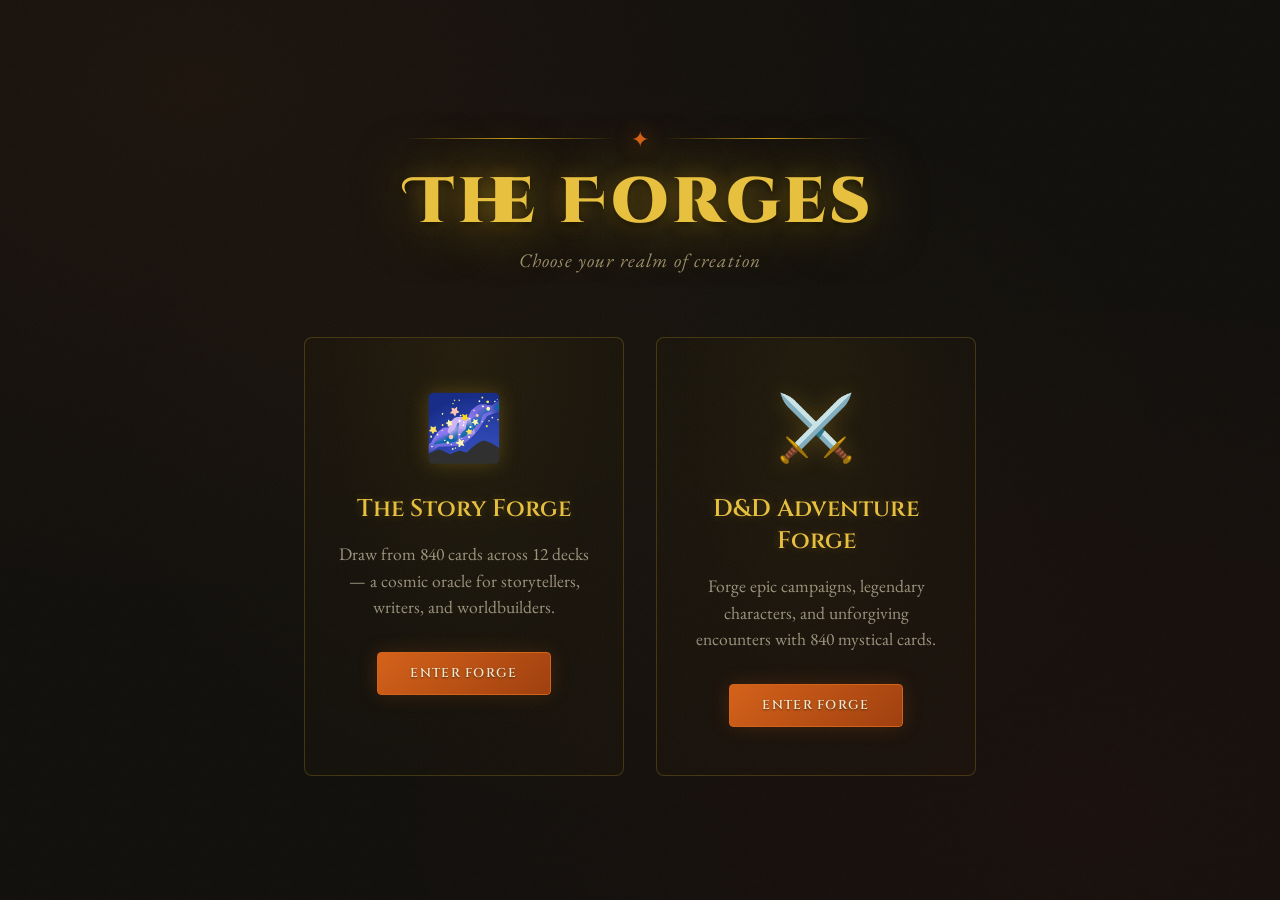
<file: index.html>
<!DOCTYPE html>
<html lang="en">

<head>
    <meta charset="UTF-8">
    <meta name="viewport" content="width=device-width, initial-scale=1.0">
    <title>The Forges</title>
    <link
        href="https://fonts.googleapis.com/css2?family=Cinzel:wght@400;600;900&family=Cinzel+Decorative:wght@400;900&family=EB+Garamond:ital,wght@0,400;0,600;1,400&display=swap"
        rel="stylesheet">
    <style>
        :root {
            --stone: #0f0d0a;
            --parch-dim: #c8b888;
            --ember: #d4621a;
            --ember-glow: #f07030;
            --gold: #c8a020;
            --gold-light: #e8c040;
        }

        * {
            margin: 0;
            padding: 0;
            box-sizing: border-box;
        }

        body {
            background: var(--stone);
            font-family: 'EB Garamond', Georgia, serif;
            min-height: 100vh;
            display: flex;
            flex-direction: column;
            align-items: center;
            justify-content: center;
            background-image:
                radial-gradient(ellipse at 15% 10%, rgba(212, 98, 26, 0.06) 0%, transparent 45%),
                radial-gradient(ellipse at 85% 90%, rgba(139, 26, 26, 0.07) 0%, transparent 45%),
                radial-gradient(ellipse at 50% 50%, rgba(200, 160, 32, 0.03) 0%, transparent 60%),
                url("data:image/svg+xml,%3Csvg xmlns='http://www.w3.org/2000/svg' width='80' height='80'%3E%3Cfilter id='n'%3E%3CfeTurbulence type='fractalNoise' baseFrequency='0.9' numOctaves='4' stitchTiles='stitch'/%3E%3C/filter%3E%3Crect width='80' height='80' filter='url(%23n)' opacity='0.04'/%3E%3C/svg%3E");
        }

        header {
            text-align: center;
            margin-bottom: 4rem;
        }

        .header-ornament {
            display: flex;
            align-items: center;
            justify-content: center;
            gap: 1rem;
            margin-bottom: 0.8rem;
        }

        .header-ornament::before,
        .header-ornament::after {
            content: '';
            flex: 1;
            width: 100px;
            height: 1px;
            background: linear-gradient(90deg, transparent, var(--gold), transparent);
        }

        .header-ornament-gem {
            color: var(--ember);
            font-size: 1.4rem;
            text-shadow: 0 0 20px rgba(212, 98, 26, 0.8);
            animation: gemPulse 3s ease-in-out infinite;
        }

        @keyframes gemPulse {

            0%,
            100% {
                opacity: 1;
                text-shadow: 0 0 20px rgba(212, 98, 26, 0.8);
            }

            50% {
                opacity: 0.7;
                text-shadow: 0 0 40px rgba(212, 98, 26, 0.4);
            }
        }

        h1 {
            font-family: 'Cinzel Decorative', serif;
            font-size: clamp(2rem, 5vw, 4rem);
            font-weight: 900;
            color: var(--gold-light);
            letter-spacing: 0.06em;
            text-shadow:
                0 0 60px rgba(200, 160, 32, 0.5),
                0 0 20px rgba(200, 160, 32, 0.3),
                0 3px 6px rgba(0, 0, 0, 0.9);
            line-height: 1.15;
        }

        .subtitle {
            font-family: 'EB Garamond', serif;
            font-style: italic;
            color: var(--parch-dim);
            font-size: 1.2rem;
            margin-top: 0.5rem;
            letter-spacing: 0.06em;
            opacity: 0.75;
        }

        main {
            display: flex;
            gap: 2rem;
            flex-wrap: wrap;
            justify-content: center;
            padding: 0 2rem;
            max-width: 1200px;
        }

        .forge-card {
            display: flex;
            flex-direction: column;
            align-items: center;
            text-decoration: none;
            width: 320px;
            padding: 3rem 2rem;
            background: rgba(200, 160, 32, 0.02);
            border: 1px solid rgba(200, 160, 32, 0.25);
            border-radius: 8px;
            position: relative;
            transition: all 0.3s cubic-bezier(0.25, 0.8, 0.25, 1);
            overflow: hidden;
        }

        .forge-card::before {
            content: '';
            position: absolute;
            inset: 0;
            border-radius: 8px;
            background: radial-gradient(ellipse at 50% 0%, rgba(200, 160, 32, 0.05) 0%, transparent 60%);
            pointer-events: none;
            transition: all 0.3s ease;
        }

        .forge-card:hover,
        .forge-card:focus-visible {
            outline: none;
            transform: translateY(-5px);
            border-color: var(--gold);
            box-shadow: 0 10px 30px rgba(0, 0, 0, 0.5), 0 0 20px rgba(200, 160, 32, 0.15);
            background: rgba(200, 160, 32, 0.05);
        }

        .forge-card:hover::before {
            background: radial-gradient(ellipse at 50% 0%, rgba(212, 98, 26, 0.15) 0%, transparent 70%);
        }

        .card-icon {
            font-size: 4rem;
            margin-bottom: 1.5rem;
            filter: drop-shadow(0 0 10px rgba(200, 160, 32, 0.3));
            transition: transform 0.3s ease;
        }

        .forge-card:hover .card-icon,
        .forge-card:focus-visible .card-icon {
            transform: scale(1.1) translateY(-5px);
        }

        .card-title {
            font-family: 'Cinzel', serif;
            font-size: 1.5rem;
            font-weight: 600;
            color: var(--gold-light);
            margin-bottom: 1rem;
            text-align: center;
            text-shadow: 0 0 10px rgba(200, 160, 32, 0.3);
        }

        .card-desc {
            font-family: 'EB Garamond', serif;
            color: rgba(240, 230, 200, 0.6);
            text-align: center;
            font-size: 1.1rem;
            line-height: 1.5;
        }

        .card-btn {
            margin-top: 2rem;
            font-family: 'Cinzel', serif;
            font-size: 0.8rem;
            font-weight: 600;
            letter-spacing: 0.1em;
            text-transform: uppercase;
            padding: 0.75rem 2rem;
            border: 1px solid var(--ember);
            background: linear-gradient(135deg, var(--ember), #a04010);
            color: #f0e6c8;
            border-radius: 4px;
            transition: all 0.2s;
            text-shadow: 0 1px 2px rgba(0, 0, 0, 0.5);
            box-shadow: 0 0 20px rgba(212, 98, 26, 0.2);
        }

        .forge-card:hover .card-btn,
        .forge-card:focus-visible .card-btn {
            background: linear-gradient(135deg, var(--ember-glow), var(--ember));
            box-shadow: 0 0 30px rgba(212, 98, 26, 0.4);
        }

        /* Responsive Breakpoints */
        @media (max-width: 768px) {
            h1 {
                font-size: 2.8rem;
            }

            .forge-card {
                width: 100%;
                max-width: 350px;
                padding: 2rem 1.5rem;
            }

            .card-icon {
                font-size: 3rem;
                margin-bottom: 1rem;
            }

            .card-title {
                font-size: 1.35rem;
            }

            .card-desc {
                font-size: 1rem;
            }
        }

        @media (max-width: 480px) {
            h1 {
                font-size: 2.2rem;
            }

            .subtitle {
                font-size: 1rem;
            }

            header {
                margin-bottom: 2rem;
            }

            main {
                padding: 0 1rem;
                gap: 1.5rem;
            }

            .forge-card {
                padding: 1.5rem 1rem;
            }

            .card-icon {
                font-size: 2.5rem;
            }

            .card-title {
                font-size: 1.15rem;
            }

            .card-btn {
                padding: 0.6rem 1.5rem;
                font-size: 0.75rem;
            }
        }
    </style>
</head>

<body>

    <header>
        <div class="header-ornament">
            <div class="header-ornament-gem">✦</div>
        </div>
        <h1>The Forges</h1>
        <p class="subtitle">Choose your realm of creation</p>
    </header>

    <main>
        <a href="storytelling-cards (1).html" class="forge-card">
            <div class="card-icon" aria-hidden="true">🌌</div>
            <h2 class="card-title">The Story Forge</h2>
            <p class="card-desc">Draw from 840 cards across 12 decks — a cosmic oracle for storytellers, writers, and
                worldbuilders.</p>
            <div class="card-btn">Enter Forge</div>
        </a>

        <a href="dnd-adventure-forge.html" class="forge-card">
            <div class="card-icon" aria-hidden="true">⚔️</div>
            <h2 class="card-title">D&D Adventure Forge</h2>
            <p class="card-desc">Forge epic campaigns, legendary characters, and unforgiving encounters with 840
                mystical cards.</p>
            <div class="card-btn">Enter Forge</div>
        </a>
    </main>

</body>

</html>
</file>
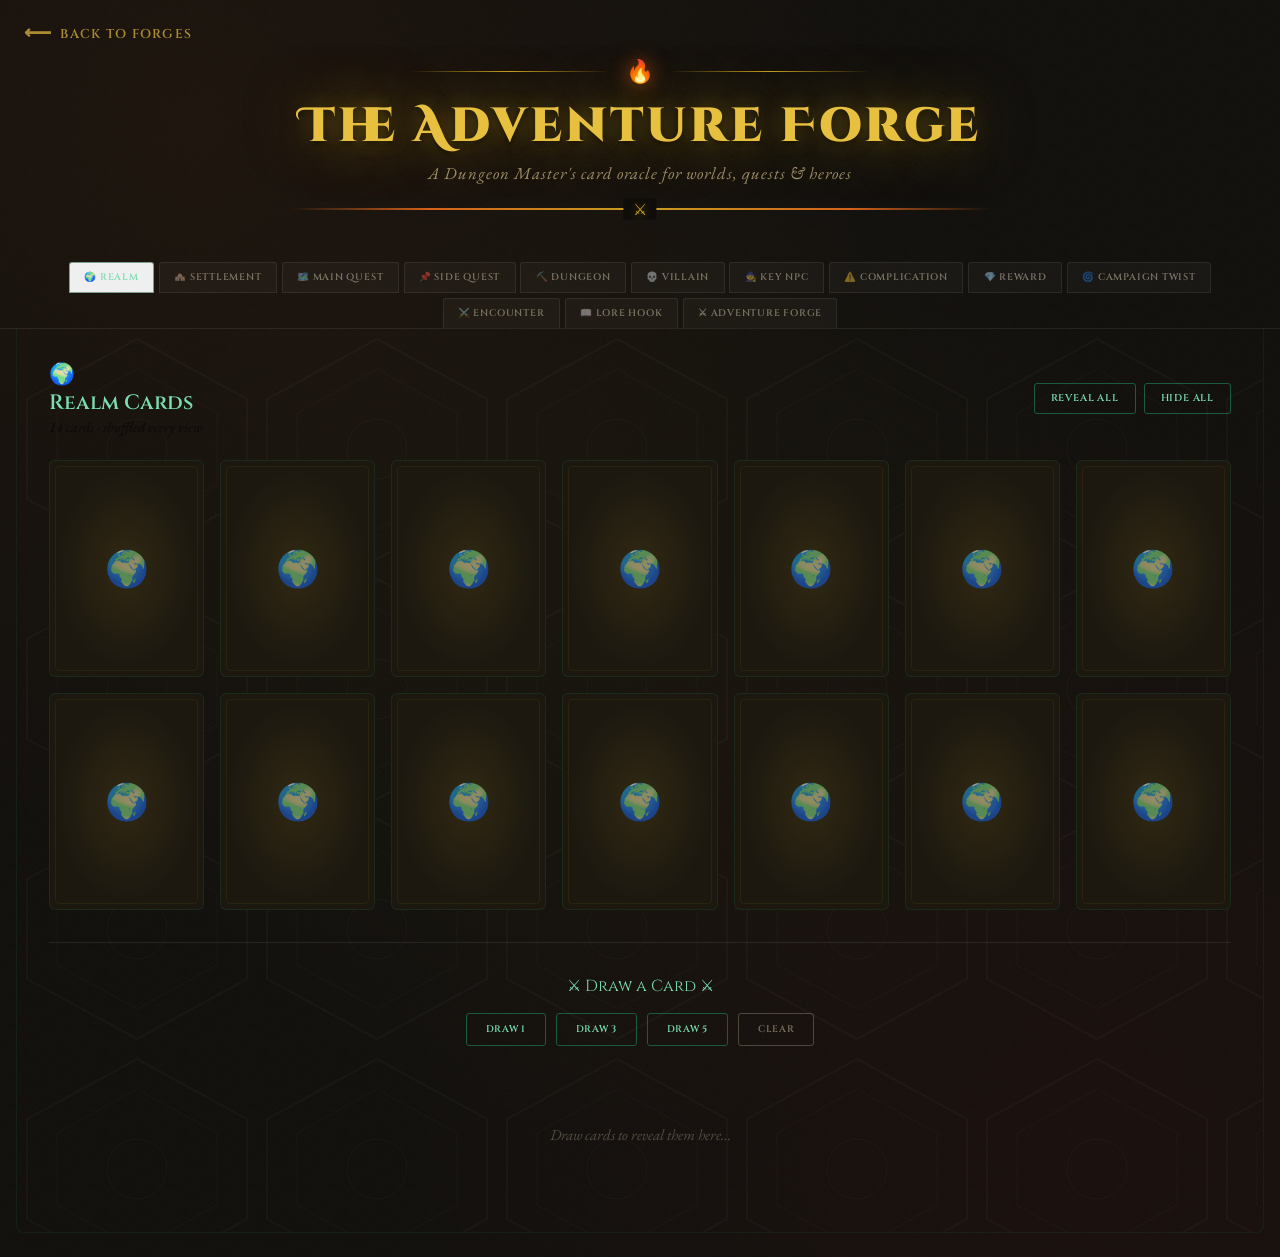
<file: dnd-adventure-forge.html>
<!DOCTYPE html>
<html lang="en">

<head>
  <meta charset="UTF-8">
  <meta name="viewport" content="width=device-width, initial-scale=1.0">
  <title>The Adventure Forge — D&D Card Deck</title>
  <link
    href="https://fonts.googleapis.com/css2?family=MedievalSharp&family=IM+Fell+English:ital@0;1&family=Uncial+Antiqua&display=swap"
    rel="stylesheet">
  <link
    href="https://fonts.googleapis.com/css2?family=Cinzel+Decorative:wght@400;700;900&family=Cinzel:wght@400;600;900&family=EB+Garamond:ital,wght@0,400;0,600;1,400&display=swap"
    rel="stylesheet">
  <link rel="stylesheet" href="dnd-adventure-forge.css">
</head>

<body>
  <header>
    <a href="index.html" class="btn-back">
      <span aria-hidden="true">⟵</span> Back to Forges
    </a>
    <div class="header-ornament">
      <span class="header-ornament-gem">🔥</span>
    </div>
    <h1>The Adventure Forge</h1>
    <p class="subtitle">A Dungeon Master's card oracle for worlds, quests & heroes</p>
    <div class="header-divider"></div>
  </header>

  <main id="app"></main>

  <script src="dnd-adventure-forge.js"></script>
</body>

</html>
</file>
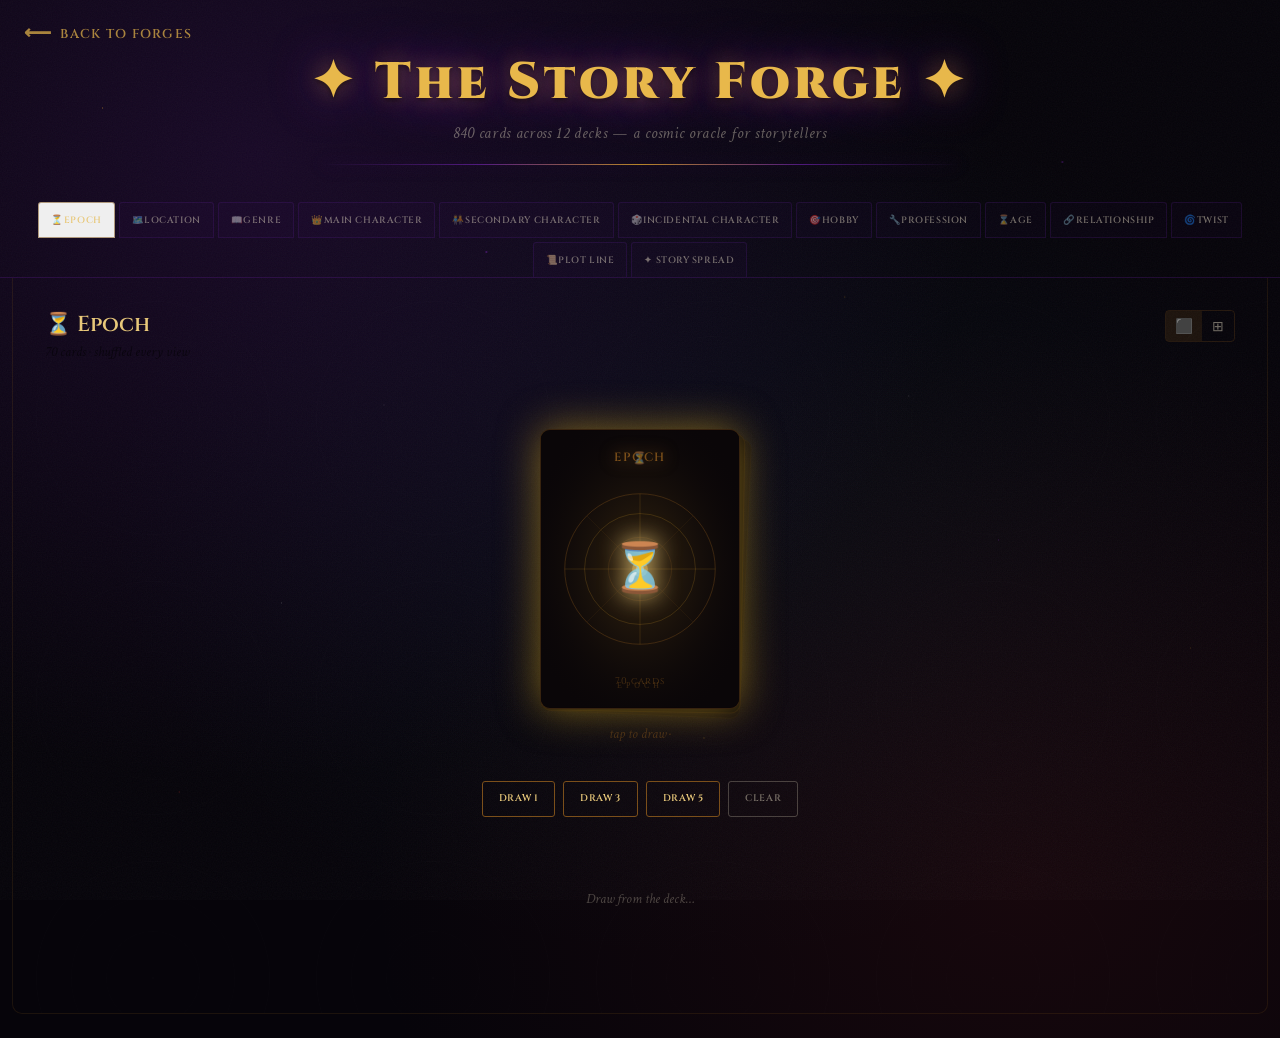
<file: storytelling-cards (1).html>
<!DOCTYPE html>
<html lang="en">

<head>
  <meta charset="UTF-8">
  <meta name="viewport" content="width=device-width, initial-scale=1.0">
  <title>The Story Forge — Card Deck</title>
  <link
    href="https://fonts.googleapis.com/css2?family=Cinzel:wght@400;600;900&family=Crimson+Text:ital,wght@0,400;0,600;1,400&display=swap"
    rel="stylesheet">
  <link rel="stylesheet" href="storytelling-cards.css">
</head>

<body>
  <header>
    <a href="index.html" class="btn-back"><span aria-hidden="true">⟵</span> Back to Forges</a>
    <h1>✦ The Story Forge ✦</h1>
    <p class="subtitle">840 cards across 12 decks — a cosmic oracle for storytellers</p>
  </header>
  <main id="app"></main>
  <script src="storytelling-cards.js"></script>
</body>

</html>
</file>
<file: dnd-adventure-forge.css>
:root {
  --stone: #0f0d0a;
  --stone-mid: #1c1810;
  --stone-light: #2d2518;
  --parch: #f0e6c8;
  --parch-dim: #c8b888;
  --ember: #d4621a;
  --ember-glow: #f07030;
  --gold: #c8a020;
  --gold-light: #e8c040;
  --rune-blue: #3060a8;
  --rune-teal: #208060;
  --blood: #8b1a1a;
  --violet: #5a1878;
  --forest: #1a5a1a;
  --ice: #205878;
  --shadow: rgba(0, 0, 0, 0.7);
}

@font-face {
  font-display: swap;
}

* {
  margin: 0;
  padding: 0;
  box-sizing: border-box;
}

/* Global Focus Outline for Accessibility */
*:focus-visible {
  outline: 2px solid var(--gold-light);
  outline-offset: 2px;
}

body {
  background: var(--stone);
  font-family: 'EB Garamond', Georgia, serif;
  min-height: 100vh;
  overflow-x: hidden;
  background-image:
    radial-gradient(ellipse at 15% 10%, rgba(212, 98, 26, 0.06) 0%, transparent 45%),
    radial-gradient(ellipse at 85% 90%, rgba(139, 26, 26, 0.07) 0%, transparent 45%),
    radial-gradient(ellipse at 50% 50%, rgba(200, 160, 32, 0.03) 0%, transparent 60%),
    url("data:image/svg+xml,%3Csvg xmlns='http://www.w3.org/2000/svg' width='80' height='80'%3E%3Cfilter id='n'%3E%3CfeTurbulence type='fractalNoise' baseFrequency='0.9' numOctaves='4' stitchTiles='stitch'/%3E%3C/filter%3E%3Crect width='80' height='80' filter='url(%23n)' opacity='0.04'/%3E%3C/svg%3E");
}

/* HEADER */
.btn-back {
  position: absolute;
  top: 1.5rem;
  left: 1.5rem;
  font-family: 'Cinzel', serif;
  font-size: 0.8rem;
  font-weight: 600;
  letter-spacing: 0.1em;
  text-transform: uppercase;
  text-decoration: none;
  color: var(--gold-light);
  display: flex;
  align-items: center;
  gap: 0.5rem;
  opacity: 0.7;
  transition: all 0.2s;
  z-index: 10;
}

.btn-back:hover {
  opacity: 1;
  text-shadow: 0 0 10px rgba(232, 192, 64, 0.5);
}

.btn-back span {
  font-size: 1.2rem;
  line-height: 1;
  padding-bottom: 2px;
}

header {
  text-align: center;
  padding: 3.5rem 2rem 2rem;
  position: relative;
}

.header-rune-left,
.header-rune-right {
  position: absolute;
  top: 50%;
  transform: translateY(-50%);
  font-size: 2.5rem;
  opacity: 0.12;
  color: var(--gold);
}

.header-rune-left {
  left: 3rem;
}

.header-rune-right {
  right: 3rem;
}

.header-ornament {
  display: flex;
  align-items: center;
  justify-content: center;
  gap: 1rem;
  margin-bottom: 0.8rem;
}

.header-ornament::before,
.header-ornament::after {
  content: '';
  flex: 1;
  max-width: 200px;
  height: 1px;
  background: linear-gradient(90deg, transparent, var(--gold), transparent);
}

.header-ornament-gem {
  color: var(--ember);
  font-size: 1.4rem;
  text-shadow: 0 0 20px rgba(212, 98, 26, 0.8);
  animation: gemPulse 3s ease-in-out infinite;
}

@keyframes gemPulse {

  0%,
  100% {
    opacity: 1;
    text-shadow: 0 0 20px rgba(212, 98, 26, 0.8);
  }

  50% {
    opacity: 0.7;
    text-shadow: 0 0 40px rgba(212, 98, 26, 0.4);
  }
}

h1 {
  font-family: 'Cinzel Decorative', serif;
  font-size: clamp(1.6rem, 4vw, 3rem);
  font-weight: 900;
  color: var(--gold-light);
  letter-spacing: 0.06em;
  text-shadow:
    0 0 60px rgba(200, 160, 32, 0.5),
    0 0 20px rgba(200, 160, 32, 0.3),
    0 3px 6px rgba(0, 0, 0, 0.9);
  line-height: 1.15;
}

.subtitle {
  font-family: 'EB Garamond', serif;
  font-style: italic;
  color: var(--parch-dim);
  font-size: 1.05rem;
  margin-top: 0.5rem;
  letter-spacing: 0.06em;
  opacity: 0.75;
}

.header-divider {
  height: 2px;
  background: linear-gradient(90deg, transparent, var(--ember) 20%, var(--gold) 50%, var(--ember) 80%, transparent);
  margin: 1.5rem auto 0;
  max-width: 700px;
  position: relative;
}

.header-divider::after {
  content: '⚔';
  position: absolute;
  top: 50%;
  left: 50%;
  transform: translate(-50%, -50%);
  background: var(--stone);
  padding: 0 0.6rem;
  color: var(--gold);
  font-size: 1rem;
  text-shadow: 0 0 10px rgba(200, 160, 32, 0.5);
}

/* TABS */
.tabs-container {
  max-width: 1400px;
  margin: 0 auto;
  padding: 0 1rem;
}

.tabs-scroll {
  display: flex;
  gap: 0.3rem;
  overflow-x: auto;
  padding: 1.2rem 0.5rem 0;
  scrollbar-width: none;
  flex-wrap: wrap;
  justify-content: center;
}

.tabs-scroll::-webkit-scrollbar {
  display: none;
}

.tab-btn {
  font-family: 'Cinzel', serif;
  font-size: 0.6rem;
  font-weight: 600;
  letter-spacing: 0.08em;
  text-transform: uppercase;
  padding: 0.5rem 0.9rem;
  border: 1px solid;
  border-radius: 3px 3px 0 0;
  cursor: pointer;
  transition: all 0.2s;
  white-space: nowrap;
  position: relative;
  bottom: -1px;
}

.tab-btn:not(.active) {
  background: rgba(255, 255, 255, 0.03);
  color: rgba(240, 230, 200, 0.45);
  border-color: rgba(255, 255, 255, 0.08);
}

.tab-btn:not(.active):hover {
  background: rgba(255, 255, 255, 0.07);
  color: rgba(240, 230, 200, 0.75);
}

.tab-btn.active {
  border-bottom-color: transparent;
  z-index: 2;
}

/* PANELS */
.deck-panel {
  max-width: 1400px;
  margin: 0 auto 1.5rem;
  padding: 0 1rem;
  border-top: 1px solid rgba(255, 255, 255, 0.08);
  display: none;
}

.deck-panel.active {
  display: block;
}

.panel-inner {
  padding: 2rem;
  border: 1px solid;
  border-top: none;
  border-radius: 0 0 8px 8px;
  position: relative;
  overflow: hidden;
}

.panel-inner::before {
  content: '';
  position: absolute;
  inset: 0;
  opacity: 0.025;
  background-image: url("data:image/svg+xml,%3Csvg xmlns='http://www.w3.org/2000/svg' width='120' height='120'%3E%3Cpolygon points='60,5 115,35 115,85 60,115 5,85 5,35' stroke='%23ffffff' stroke-width='1' fill='none'/%3E%3Cpolygon points='60,20 100,42 100,78 60,100 20,78 20,42' stroke='%23ffffff' stroke-width='0.5' fill='none'/%3E%3Ccircle cx='60' cy='60' r='15' stroke='%23ffffff' stroke-width='0.5' fill='none'/%3E%3C/svg%3E");
  background-size: 240px;
  pointer-events: none;
}

.panel-header {
  display: flex;
  justify-content: space-between;
  align-items: center;
  margin-bottom: 1.5rem;
  flex-wrap: wrap;
  gap: 1rem;
}

.panel-title {
  font-family: 'Cinzel', serif;
  font-size: 1.3rem;
  font-weight: 600;
}

.deck-count {
  font-style: italic;
  font-size: 0.9rem;
  opacity: 0.55;
}

.btn-panel {
  font-family: 'Cinzel', serif;
  font-size: 0.62rem;
  font-weight: 600;
  letter-spacing: 0.08em;
  text-transform: uppercase;
  padding: 0.45rem 1rem;
  border: 1px solid;
  background: transparent;
  cursor: pointer;
  border-radius: 3px;
  transition: all 0.2s;
}

/* CARDS GRID */
.cards-grid {
  display: grid;
  grid-template-columns: repeat(auto-fill, minmax(155px, 1fr));
  gap: 1rem;
}

.story-card {
  display: block;
  width: 100%;
  appearance: none;
  background: none;
  border: none;
  padding: 0;
  outline: none;
  margin: 0;
  font: inherit;
  color: inherit;
  text-align: left;
  aspect-ratio: 2.5/3.5;
  border-radius: 6px;
  cursor: pointer;
  perspective: 700px;
  transition: transform 0.15s;
}

.story-card:hover {
  transform: translateY(-5px) scale(1.025);
  z-index: 10;
}

.card-inner {
  width: 100%;
  height: 100%;
  position: relative;
  transform-style: preserve-3d;
  transition: transform 0.55s cubic-bezier(0.4, 0, 0.2, 1);
  border-radius: 6px;
}

.story-card.flipped .card-inner {
  transform: rotateY(180deg);
}

.card-face {
  position: absolute;
  inset: 0;
  border-radius: 6px;
  backface-visibility: hidden;
  -webkit-backface-visibility: hidden;
  display: flex;
  flex-direction: column;
  justify-content: center;
  align-items: center;
  padding: 0.75rem;
  text-align: center;
  border: 1px solid;
  overflow: hidden;
}

.card-back {
  background: var(--stone-mid);
  background-image: radial-gradient(ellipse at center, rgba(200, 160, 32, 0.12) 0%, transparent 65%);
  border-color: rgba(200, 160, 32, 0.2);
}

.card-back-inner {
  position: absolute;
  inset: 5px;
  border: 1px solid rgba(200, 160, 32, 0.15);
  border-radius: 4px;
  display: flex;
  align-items: center;
  justify-content: center;
  font-size: 2.2rem;
  opacity: 0.55;
}

.card-front {
  transform: rotateY(180deg);
  display: flex;
  flex-direction: column;
  justify-content: space-between;
  padding: 0.75rem 0.65rem;
}

.card-cat {
  font-family: 'Cinzel', serif;
  font-size: 0.46rem;
  font-weight: 600;
  letter-spacing: 0.14em;
  text-transform: uppercase;
  opacity: 0.65;
}

.card-icon {
  font-size: 1.7rem;
  line-height: 1;
  margin: 0.25rem 0;
}

.card-text {
  font-family: 'EB Garamond', serif;
  font-size: 0.83rem;
  font-weight: 600;
  line-height: 1.35;
  flex: 1;
  display: flex;
  align-items: center;
  justify-content: center;
  white-space: pre-line;
}

.card-num {
  font-family: 'Cinzel', serif;
  font-size: 0.42rem;
  opacity: 0.35;
  margin-top: auto;
}

/* DRAW SECTION */
.draw-section {
  margin-top: 2rem;
  padding-top: 2rem;
  border-top: 1px solid rgba(255, 255, 255, 0.08);
}

.draw-title {
  font-family: 'Cinzel', serif;
  font-size: 1rem;
  margin-bottom: 1rem;
  text-align: center;
}

.draw-controls {
  display: flex;
  gap: 0.6rem;
  flex-wrap: wrap;
  justify-content: center;
  margin-bottom: 1.5rem;
}

.btn-draw {
  font-family: 'Cinzel', serif;
  font-size: 0.6rem;
  font-weight: 600;
  letter-spacing: 0.07em;
  text-transform: uppercase;
  padding: 0.55rem 1.2rem;
  border: 1px solid;
  background: transparent;
  cursor: pointer;
  border-radius: 3px;
  transition: all 0.22s;
}

.btn-draw:hover {
  opacity: 0.8;
  transform: translateY(-1px);
}

.drawn-hand {
  display: flex;
  gap: 1rem;
  flex-wrap: wrap;
  justify-content: center;
  min-height: 130px;
  align-items: center;
}

.drawn-card {
  width: 128px;
  aspect-ratio: 2.5/3.5;
  border-radius: 6px;
  display: flex;
  flex-direction: column;
  justify-content: space-between;
  padding: 0.75rem 0.65rem;
  border: 1px solid rgba(255, 255, 255, 0.15);
  animation: dealCard 0.4s cubic-bezier(0.34, 1.56, 0.64, 1) both;
  position: relative;
  overflow: hidden;
}

.drawn-card::after {
  content: '';
  position: absolute;
  inset: 0;
  background: linear-gradient(135deg, rgba(255, 255, 255, 0.07), transparent 55%);
  pointer-events: none;
}

@keyframes dealCard {
  from {
    opacity: 0;
    transform: translateY(-28px) rotate(-6deg) scale(0.88)
  }

  to {
    opacity: 1;
    transform: none
  }
}

.no-draw-msg {
  font-style: italic;
  color: rgba(240, 230, 200, 0.28);
  font-size: 0.95rem;
}

/* ════════════════════════════════════════
   ADVENTURE FORGE (SPREAD)
════════════════════════════════════════ */
.forge-outer {
  max-width: 1400px;
  margin: 0 auto 4rem;
  padding: 0 1rem;
}

.forge-box {
  padding: 2rem;
  border: 1px solid rgba(200, 160, 32, 0.25);
  border-radius: 8px;
  background: rgba(200, 160, 32, 0.02);
  position: relative;
}

.forge-box::before {
  content: '';
  position: absolute;
  inset: 0;
  border-radius: 8px;
  background: radial-gradient(ellipse at 50% 0%, rgba(200, 160, 32, 0.05) 0%, transparent 60%);
  pointer-events: none;
}

.forge-box>h2 {
  font-family: 'Cinzel Decorative', serif;
  font-size: 1.3rem;
  color: var(--gold-light);
  text-align: center;
  margin-bottom: 0.4rem;
  text-shadow: 0 0 30px rgba(200, 160, 32, 0.3);
}

.forge-box>.sub {
  text-align: center;
  font-style: italic;
  color: var(--parch-dim);
  margin-bottom: 1.5rem;
  font-size: 0.95rem;
  opacity: 0.7;
}

/* CAMPAIGN LENGTH */
.campaign-picker {
  display: flex;
  gap: 0.5rem;
  flex-wrap: wrap;
  justify-content: center;
  margin-bottom: 1.5rem;
}

.camp-btn {
  font-family: 'Cinzel', serif;
  font-size: 0.58rem;
  font-weight: 600;
  letter-spacing: 0.07em;
  text-transform: uppercase;
  padding: 0.5rem 0.85rem;
  border: 1px solid rgba(200, 160, 32, 0.35);
  background: transparent;
  color: rgba(240, 230, 200, 0.45);
  cursor: pointer;
  border-radius: 3px;
  transition: all 0.2s;
  display: flex;
  flex-direction: column;
  align-items: center;
  gap: 0.15rem;
  min-width: 82px;
}

.camp-btn .ci {
  font-size: 1.15rem;
}

.camp-btn .cs {
  font-style: italic;
  font-size: 0.57rem;
  opacity: 0.65;
  font-family: 'EB Garamond', serif;
  text-transform: none;
  letter-spacing: 0;
}

.camp-btn:hover,
.camp-btn.active {
  border-color: var(--gold);
  color: var(--gold-light);
  background: rgba(200, 160, 32, 0.1);
}

/* CHAR COUNTERS */
.char-count-row {
  display: flex;
  align-items: center;
  justify-content: center;
  gap: 1.5rem;
  margin-bottom: 1.5rem;
  flex-wrap: wrap;
}

.char-group {
  display: flex;
  flex-direction: column;
  align-items: center;
  gap: 0.4rem;
}

.char-group-title {
  font-family: 'Cinzel', serif;
  font-size: 0.52rem;
  color: rgba(240, 230, 200, 0.38);
  letter-spacing: 0.1em;
  text-transform: uppercase;
}

.counter-ctrl {
  display: flex;
  align-items: center;
  gap: 0.5rem;
}

.counter-btn {
  width: 28px;
  height: 28px;
  border-radius: 50%;
  border: 1px solid rgba(200, 160, 32, 0.4);
  background: transparent;
  color: var(--gold);
  font-size: 1rem;
  cursor: pointer;
  transition: all 0.2s;
  display: flex;
  align-items: center;
  justify-content: center;
  font-family: 'Cinzel', serif;
}

.counter-btn:hover {
  background: rgba(200, 160, 32, 0.18);
}

.counter-val {
  font-family: 'Cinzel', serif;
  font-size: 1rem;
  color: var(--gold-light);
  min-width: 22px;
  text-align: center;
}

/* FORGE BUTTONS */
.forge-btns {
  display: flex;
  gap: 1rem;
  justify-content: center;
  flex-wrap: wrap;
  margin-bottom: 2rem;
}

.btn-forge {
  font-family: 'Cinzel', serif;
  font-size: 0.68rem;
  font-weight: 600;
  letter-spacing: 0.1em;
  text-transform: uppercase;
  padding: 0.75rem 1.8rem;
  border: 1px solid var(--ember);
  background: linear-gradient(135deg, var(--ember), #a04010);
  color: var(--parch);
  cursor: pointer;
  border-radius: 4px;
  transition: all 0.2s;
  text-shadow: 0 1px 2px rgba(0, 0, 0, 0.5);
  box-shadow: 0 0 20px rgba(212, 98, 26, 0.2);
}

.btn-forge:hover {
  background: linear-gradient(135deg, var(--ember-glow), var(--ember));
  box-shadow: 0 0 30px rgba(212, 98, 26, 0.4);
}

.btn-forge-ghost {
  font-family: 'Cinzel', serif;
  font-size: 0.68rem;
  font-weight: 600;
  letter-spacing: 0.1em;
  text-transform: uppercase;
  padding: 0.75rem 1.8rem;
  border: 1px solid rgba(240, 230, 200, 0.25);
  background: transparent;
  color: rgba(240, 230, 200, 0.55);
  cursor: pointer;
  border-radius: 4px;
  transition: all 0.2s;
}

.btn-forge-ghost:hover {
  border-color: rgba(240, 230, 200, 0.55);
  color: var(--parch);
}

/* CAMPAIGN BADGE */
.camp-badge {
  display: inline-flex;
  align-items: center;
  gap: 0.4rem;
  padding: 0.3rem 0.9rem;
  border-radius: 20px;
  border: 1px solid rgba(200, 160, 32, 0.35);
  background: rgba(200, 160, 32, 0.08);
  font-family: 'Cinzel', serif;
  font-size: 0.58rem;
  color: var(--gold);
  letter-spacing: 0.09em;
  text-transform: uppercase;
  margin-bottom: 1.8rem;
}

/* FORGE SECTIONS */
.forge-section {
  margin-bottom: 2.5rem;
}

.forge-section-title {
  font-family: 'Cinzel', serif;
  font-size: 0.65rem;
  color: rgba(240, 230, 200, 0.38);
  letter-spacing: 0.14em;
  text-transform: uppercase;
  margin-bottom: 0.9rem;
  padding-bottom: 0.45rem;
  border-bottom: 1px solid rgba(255, 255, 255, 0.06);
  display: flex;
  align-items: center;
  gap: 0.5rem;
}

.forge-grid {
  display: grid;
  grid-template-columns: repeat(auto-fill, minmax(195px, 1fr));
  gap: 1rem;
}

/* PLAIN SPREAD CARD */
.spread-plain {
  border-radius: 6px;
  padding: 0.8rem 0.7rem;
  display: flex;
  flex-direction: column;
  gap: 0.3rem;
  border: 1px solid rgba(255, 255, 255, 0.1);
  animation: dealCard 0.4s cubic-bezier(0.34, 1.56, 0.64, 1) both;
  position: relative;
  overflow: hidden;
  min-height: 105px;
}

.spread-plain::after {
  content: '';
  position: absolute;
  inset: 0;
  background: linear-gradient(135deg, rgba(255, 255, 255, 0.05), transparent 55%);
  pointer-events: none;
}

.sp-cat {
  font-family: 'Cinzel', serif;
  font-size: 0.44rem;
  letter-spacing: 0.13em;
  text-transform: uppercase;
  opacity: 0.6;
}

.sp-icon {
  font-size: 1.35rem;
  line-height: 1;
}

.sp-text {
  font-family: 'EB Garamond', serif;
  font-size: 0.8rem;
  font-weight: 600;
  line-height: 1.3;
  flex: 1;
  white-space: pre-line;
}

/* CHARACTER CARD IN FORGE */
.char-forge-card {
  border-radius: 6px;
  overflow: hidden;
  border: 1px solid rgba(255, 255, 255, 0.1);
  animation: dealCard 0.4s cubic-bezier(0.34, 1.56, 0.64, 1) both;
}

.char-forge-header {
  padding: 0.45rem 0.65rem;
  font-family: 'Cinzel', serif;
  font-size: 0.5rem;
  font-weight: 600;
  letter-spacing: 0.1em;
  text-transform: uppercase;
  border-bottom: 1px solid rgba(255, 255, 255, 0.07);
}

.char-attrs {
  padding: 0.3rem 0.65rem 0.55rem;
  display: flex;
  flex-direction: column;
  gap: 0.2rem;
}

.char-row {
  display: flex;
  align-items: flex-start;
  gap: 0.4rem;
  font-size: 0.72rem;
  line-height: 1.3;
}

.char-lbl {
  font-family: 'Cinzel', serif;
  font-size: 0.42rem;
  letter-spacing: 0.1em;
  text-transform: uppercase;
  opacity: 0.45;
  min-width: 55px;
  flex-shrink: 0;
  padding-top: 0.12rem;
}

.char-val {
  flex: 1;
  font-family: 'EB Garamond', serif;
  font-weight: 600;
}

.char-val.dim {
  font-style: italic;
  font-weight: 400;
  opacity: 0.8;
}

/* STAT BLOCK */
.stat-block {
  display: grid;
  grid-template-columns: repeat(6, 1fr);
  gap: 0.2rem;
  margin-top: 0.35rem;
  padding: 0.35rem 0.65rem;
  border-top: 1px solid rgba(255, 255, 255, 0.06);
}

.stat-cell {
  text-align: center;
}

.stat-name {
  font-family: 'Cinzel', serif;
  font-size: 0.38rem;
  letter-spacing: 0.08em;
  text-transform: uppercase;
  opacity: 0.4;
}

.stat-val {
  font-family: 'Cinzel', serif;
  font-size: 0.75rem;
  font-weight: 600;
}

::-webkit-scrollbar {
  width: 6px;
  height: 6px;
}

::-webkit-scrollbar-track {
  background: rgba(255, 255, 255, 0.04);
}

::-webkit-scrollbar-thumb {
  background: rgba(200, 160, 32, 0.35);
  border-radius: 3px;
}

/* ══════════════════════════════════════════
   RESPONSIVE LAYOUTS (Tablet & Mobile)
══════════════════════════════════════════ */

@media (max-width: 1024px) {
  .cards-grid {
    grid-template-columns: repeat(auto-fill, minmax(130px, 1fr));
  }
}

@media (max-width: 768px) {
  h1 {
    font-size: 2.2rem;
  }

  .panel-inner {
    padding: 1.25rem 1rem;
  }

  .forge-box {
    padding: 1.5rem 1rem;
  }

  .char-count-row {
    gap: 0.75rem;
    justify-content: space-around;
  }

  .forge-grid {
    grid-template-columns: repeat(auto-fill, minmax(150px, 1fr));
  }
}

@media (max-width: 480px) {
  h1 {
    font-size: 1.8rem;
  }

  header {
    padding: 1.5rem 0.5rem 1rem;
  }

  .sub {
    font-size: 0.85rem;
  }

  /* Tabs */
  .tabs-scroll {
    justify-content: flex-start;
    padding: 0.5rem 0.25rem 0;
  }

  .tab-btn {
    padding: 0.4rem 0.6rem;
    min-height: 40px;
  }

  /* Panel Headers */
  .panel-title {
    font-size: 1.15rem;
  }

  .draw-controls {
    flex-direction: column;
    align-items: stretch;
    width: 100%;
  }

  .btn-panel,
  .btn-draw,
  .btn-forge,
  .btn-forge-ghost {
    width: 100%;
    margin-bottom: 0.5rem;
  }

  /* Grids and Cards */
  .cards-grid {
    grid-template-columns: repeat(auto-fill, minmax(105px, 1fr));
    gap: 0.6rem;
  }

  /* Spread UI */
  .format-picker {
    flex-direction: column;
    align-items: stretch;
    gap: 0.5rem;
  }

  .format-btn {
    min-height: 48px;
    flex-direction: row;
    justify-content: flex-start;
    padding: 0.5rem 1rem;
  }

  .format-btn .fmt-icon {
    margin-right: 0.5rem;
  }

  .format-btn .fmt-sub {
    margin-left: auto;
  }
}
</file>
<file: storytelling-cards.css>
/* ══════════════════════════════════════════
   COSMIC HORROR THEME
══════════════════════════════════════════ */
:root {
  --void: #06040a;
  --ink: #0e0b14;
  --parchment: #f0e6cc;
  --gold: #c9922a;
  --gold-light: #e8b84b;
  --eldritch: #6b21a8;
  --eldritch-dim: #3b0764;
  --blood: #7f1d1d;
  --tentacle: #164e63;
}

@keyframes dealCard {
  from {
    opacity: 0;
    transform: translateY(-24px) rotate(-4deg) scale(0.88)
  }

  to {
    opacity: 1;
    transform: none
  }
}

@keyframes pulseGlow {

  0%,
  100% {
    opacity: 0.85
  }

  50% {
    opacity: 1
  }
}

@keyframes driftStars {
  0% {
    background-position: 0 0
  }

  100% {
    background-position: 100px 80px
  }
}

@keyframes eyePulse {

  0%,
  100% {
    transform: scale(1);
    opacity: 0.6
  }

  50% {
    transform: scale(1.06);
    opacity: 1
  }
}

@keyframes runeRotate {
  from {
    transform: translate(-50%, -50%) rotate(0deg)
  }

  to {
    transform: translate(-50%, -50%) rotate(360deg)
  }
}

@keyframes tentacleSway {

  0%,
  100% {
    transform: skewX(0deg) scaleY(1)
  }

  33% {
    transform: skewX(1.5deg) scaleY(1.02)
  }

  66% {
    transform: skewX(-1deg) scaleY(0.99)
  }
}

@keyframes cardReveal {
  0% {
    clip-path: inset(0 100% 0 0)
  }

  100% {
    clip-path: inset(0 0% 0 0)
  }
}

* {
  margin: 0;
  padding: 0;
  box-sizing: border-box;
  -webkit-tap-highlight-color: transparent;
}

/* Global Focus Outline for Accessibility */
*:focus-visible {
  outline: 2px solid var(--gold-light);
  outline-offset: 2px;
}

body {
  background: var(--void);
  font-family: 'Crimson Text', Georgia, serif;
  min-height: 100vh;
  overflow-x: hidden;
  background-image:
    radial-gradient(ellipse at 20% 15%, rgba(107, 33, 168, 0.18) 0%, transparent 50%),
    radial-gradient(ellipse at 80% 85%, rgba(127, 29, 29, 0.14) 0%, transparent 45%),
    radial-gradient(ellipse at 55% 50%, rgba(22, 78, 99, 0.10) 0%, transparent 60%);
}

/* Animated starfield */
body::before {
  content: '';
  position: fixed;
  inset: 0;
  pointer-events: none;
  z-index: 0;
  background-image:
    radial-gradient(1px 1px at 8% 12%, rgba(201, 146, 42, 0.6) 0%, transparent 100%),
    radial-gradient(1px 1px at 22% 67%, rgba(255, 255, 255, 0.2) 0%, transparent 100%),
    radial-gradient(1.5px 1.5px at 38% 28%, rgba(107, 33, 168, 0.7) 0%, transparent 100%),
    radial-gradient(1px 1px at 55% 82%, rgba(201, 146, 42, 0.35) 0%, transparent 100%),
    radial-gradient(1px 1px at 71% 44%, rgba(255, 255, 255, 0.15) 0%, transparent 100%),
    radial-gradient(1.5px 1.5px at 83% 18%, rgba(107, 33, 168, 0.5) 0%, transparent 100%),
    radial-gradient(1px 1px at 93% 72%, rgba(201, 146, 42, 0.25) 0%, transparent 100%),
    radial-gradient(1px 1px at 14% 88%, rgba(127, 29, 29, 0.6) 0%, transparent 100%),
    radial-gradient(1px 1px at 47% 55%, rgba(255, 255, 255, 0.1) 0%, transparent 100%),
    radial-gradient(1px 1px at 66% 33%, rgba(201, 146, 42, 0.3) 0%, transparent 100%),
    radial-gradient(1px 1px at 30% 45%, rgba(255, 255, 255, 0.12) 0%, transparent 100%),
    radial-gradient(1px 1px at 78% 60%, rgba(107, 33, 168, 0.4) 0%, transparent 100%);
  animation: driftStars 60s linear infinite;
}

/* Noise texture */
body::after {
  content: '';
  position: fixed;
  inset: 0;
  pointer-events: none;
  z-index: 0;
  opacity: 0.04;
  background-image: url("data:image/svg+xml,%3Csvg xmlns='http://www.w3.org/2000/svg' width='200' height='200'%3E%3Cfilter id='n'%3E%3CfeTurbulence type='fractalNoise' baseFrequency='0.8' numOctaves='4' stitchTiles='stitch'/%3E%3C/filter%3E%3Crect width='200' height='200' filter='url(%23n)'/%3E%3C/svg%3E");
}

/* ── HEADER ── */
.btn-back {
  position: absolute;
  top: 1.5rem;
  left: 1.5rem;
  font-family: 'Cinzel', serif;
  font-size: 0.8rem;
  font-weight: 600;
  letter-spacing: 0.1em;
  text-transform: uppercase;
  text-decoration: none;
  color: var(--gold-light);
  display: flex;
  align-items: center;
  gap: 0.5rem;
  opacity: 0.7;
  transition: all 0.2s;
  z-index: 10;
}

.btn-back:hover {
  opacity: 1;
  text-shadow: 0 0 10px rgba(232, 184, 75, 0.5);
}

.btn-back span {
  font-size: 1.2rem;
  line-height: 1;
  padding-bottom: 2px;
}

header {
  text-align: center;
  padding: clamp(1.5rem, 5vw, 3rem) 1rem clamp(1rem, 3vw, 1.5rem);
  position: relative;
  z-index: 1;
}

header::after {
  content: '';
  display: block;
  height: 1px;
  background: linear-gradient(90deg, transparent, rgba(107, 33, 168, 0.7), rgba(201, 146, 42, 0.9), rgba(107, 33, 168, 0.7), transparent);
  margin: 1.2rem auto 0;
  max-width: 640px;
  box-shadow: 0 0 18px rgba(107, 33, 168, 0.4);
}

h1 {
  font-family: 'Cinzel', serif;
  font-size: clamp(1.5rem, 5vw, 3.2rem);
  font-weight: 900;
  color: var(--gold-light);
  letter-spacing: 0.08em;
  text-shadow: 0 0 50px rgba(107, 33, 168, 0.9), 0 0 25px rgba(201, 146, 42, 0.5), 0 2px 4px rgba(0, 0, 0, 0.9);
  animation: pulseGlow 5s ease-in-out infinite;
}

.subtitle {
  font-style: italic;
  color: rgba(240, 230, 204, 0.4);
  font-size: clamp(0.8rem, 2.5vw, 1rem);
  margin-top: 0.4rem;
  letter-spacing: 0.04em;
}

/* ── TABS ── */
.tabs-container {
  max-width: 1400px;
  margin: 0 auto;
  padding: 0 0.75rem;
  position: relative;
  z-index: 1;
}

.tabs-scroll {
  display: flex;
  gap: 0.25rem;
  overflow-x: auto;
  padding: 0.8rem 0.25rem 0;
  scrollbar-width: none;
  flex-wrap: wrap;
  justify-content: center;
}

.tabs-scroll::-webkit-scrollbar {
  display: none;
}

.tab-btn {
  font-family: 'Cinzel', serif;
  font-size: 0.58rem;
  font-weight: 600;
  letter-spacing: 0.06em;
  text-transform: uppercase;
  padding: 0.45rem 0.75rem;
  border: 1px solid;
  border-radius: 3px 3px 0 0;
  cursor: pointer;
  transition: all 0.2s;
  white-space: nowrap;
  position: relative;
  bottom: -1px;
  /* Mobile: larger touch target */
  min-height: 36px;
  display: inline-flex;
  align-items: center;
}

.tab-btn:not(.active) {
  background: rgba(107, 33, 168, 0.04);
  color: rgba(240, 230, 204, 0.45);
  border-color: rgba(107, 33, 168, 0.18);
}

.tab-btn:not(.active):hover,
.tab-btn:not(.active):active {
  background: rgba(107, 33, 168, 0.12);
  color: rgba(240, 230, 204, 0.8);
  border-color: rgba(107, 33, 168, 0.4);
}

.tab-btn.active {
  border-bottom-color: transparent;
  z-index: 2;
}

/* ── DECK PANELS ── */
.deck-panel {
  max-width: 1400px;
  margin: 0 auto 1.5rem;
  padding: 0 0.75rem;
  border-top: 1px solid rgba(107, 33, 168, 0.25);
  display: none;
  position: relative;
  z-index: 1;
}

.deck-panel.active {
  display: block;
}

.panel-inner {
  padding: clamp(1rem, 3vw, 2rem);
  border: 1px solid;
  border-top: none;
  border-radius: 0 0 10px 10px;
  position: relative;
  overflow: hidden;
}

.panel-inner::before {
  content: '';
  position: absolute;
  inset: 0;
  opacity: 0.025;
  pointer-events: none;
  background-image: url("data:image/svg+xml,%3Csvg xmlns='http://www.w3.org/2000/svg' width='240' height='240'%3E%3Ccircle cx='120' cy='120' r='100' stroke='%23fff' stroke-width='0.4' fill='none'/%3E%3Ccircle cx='120' cy='120' r='70' stroke='%23fff' stroke-width='0.3' fill='none'/%3E%3Ccircle cx='120' cy='120' r='40' stroke='%23fff' stroke-width='0.3' fill='none'/%3E%3Cline x1='20' y1='120' x2='220' y2='120' stroke='%23fff' stroke-width='0.25'/%3E%3Cline x1='120' y1='20' x2='120' y2='220' stroke='%23fff' stroke-width='0.25'/%3E%3Cline x1='49' y1='49' x2='191' y2='191' stroke='%23fff' stroke-width='0.2'/%3E%3Cline x1='191' y1='49' x2='49' y2='191' stroke='%23fff' stroke-width='0.2'/%3E%3C/svg%3E");
  background-size: 280px;
}

.panel-header {
  display: flex;
  justify-content: space-between;
  align-items: flex-start;
  margin-bottom: 1.25rem;
  flex-wrap: wrap;
  gap: 0.75rem;
}

.panel-title {
  font-family: 'Cinzel', serif;
  font-size: clamp(1rem, 3vw, 1.35rem);
  font-weight: 600;
}

.deck-count {
  font-style: italic;
  font-size: 0.85rem;
  opacity: 0.5;
  margin-top: 0.2rem;
}

.panel-controls {
  display: flex;
  gap: 0.4rem;
  flex-wrap: wrap;
  align-items: center;
}

.btn-action {
  font-family: 'Cinzel', serif;
  font-size: 0.58rem;
  font-weight: 600;
  letter-spacing: 0.07em;
  text-transform: uppercase;
  padding: 0.42rem 0.85rem;
  border: 1px solid;
  background: transparent;
  cursor: pointer;
  border-radius: 3px;
  transition: all 0.2s;
  min-height: 34px;
  display: inline-flex;
  align-items: center;
}

.btn-action:hover,
.btn-action:active {
  filter: brightness(1.4);
}

/* ── VIEW TOGGLE ── */
.view-toggle {
  display: inline-flex;
  border-radius: 4px;
  overflow: hidden;
  border: 1px solid rgba(107, 33, 168, 0.35);
}

.view-toggle button {
  font-size: 0.9rem;
  padding: 0.3rem 0.55rem;
  background: transparent;
  border: none;
  cursor: pointer;
  color: rgba(240, 230, 204, 0.45);
  transition: all 0.2s;
  min-height: 30px;
  min-width: 32px;
}

.view-toggle button.active {
  background: rgba(107, 33, 168, 0.35);
  color: rgba(240, 230, 204, 0.95);
}

.view-toggle button:hover {
  background: rgba(107, 33, 168, 0.2);
  color: rgba(240, 230, 204, 0.8);
}

/* ── CARDS GRID ── */
.cards-grid {
  display: grid;
  grid-template-columns: repeat(auto-fill, minmax(140px, 1fr));
  gap: 0.85rem;
}

@media(max-width:480px) {
  .cards-grid {
    grid-template-columns: repeat(auto-fill, minmax(110px, 1fr));
    gap: 0.6rem;
  }
}

.story-card {
  display: block;
  width: 100%;
  appearance: none;
  background: none;
  border: none;
  padding: 0;
  font: inherit;
  color: inherit;
  text-align: left;
  aspect-ratio: 2.5/3.5;
  border-radius: 10px;
  cursor: pointer;
  perspective: 700px;
  transition: transform 0.18s;
  -webkit-tap-highlight-color: transparent;
}

.story-card:hover {
  transform: translateY(-5px) scale(1.025);
  z-index: 10;
}

.story-card:active {
  transform: scale(0.97);
}

.card-inner {
  width: 100%;
  height: 100%;
  position: relative;
  transform-style: preserve-3d;
  transition: transform 0.6s cubic-bezier(0.4, 0, 0.2, 1);
  border-radius: 10px;
}

.story-card.flipped .card-inner {
  transform: rotateY(180deg);
}

.card-face {
  position: absolute;
  inset: 0;
  border-radius: 10px;
  backface-visibility: hidden;
  -webkit-backface-visibility: hidden;
  overflow: hidden;
}

/* ── CARD BACKS (cosmic per-deck) ── */
.card-back {
  display: flex;
  flex-direction: column;
  justify-content: center;
  align-items: center;
  border: 1px solid rgba(255, 255, 255, 0.12);
}

.card-back svg {
  position: absolute;
  inset: 0;
  width: 100%;
  height: 100%;
}

.card-back-label {
  position: relative;
  z-index: 2;
  font-family: 'Cinzel', serif;
  font-size: 0.44rem;
  font-weight: 600;
  letter-spacing: 0.14em;
  text-transform: uppercase;
  text-align: center;
  padding: 0.2rem 0.5rem;
  border-radius: 2px;
  margin-top: auto;
  margin-bottom: 0.5rem;
}

.card-back-icon {
  position: relative;
  z-index: 2;
  font-size: clamp(1.6rem, 4vw, 2.2rem);
  animation: eyePulse 4s ease-in-out infinite;
  filter: drop-shadow(0 0 8px currentColor);
  line-height: 1;
  margin-top: auto;
}

/* ── CARD FRONTS ── */
.card-front {
  transform: rotateY(180deg);
  display: flex;
  flex-direction: column;
  justify-content: space-between;
  padding: 0.75rem 0.65rem;
  border: 1px solid rgba(255, 255, 255, 0.15);
}

.card-category {
  font-family: 'Cinzel', serif;
  font-size: 0.44rem;
  font-weight: 600;
  letter-spacing: 0.13em;
  text-transform: uppercase;
  opacity: 0.7;
}

.card-icon {
  font-size: 1.7rem;
  line-height: 1;
  margin: 0.25rem 0;
}

.card-text {
  font-size: clamp(0.72rem, 2vw, 0.84rem);
  font-weight: 600;
  line-height: 1.35;
  flex: 1;
  display: flex;
  align-items: center;
  justify-content: center;
  text-align: center;
  white-space: pre-line;
}

.card-number {
  font-family: 'Cinzel', serif;
  font-size: 0.42rem;
  opacity: 0.35;
  margin-top: auto;
}

/* ── STACKED DECK VIEW ── */
.stack-view {
  display: flex;
  flex-direction: column;
  align-items: center;
  padding: 1rem 0 2rem;
}

.stack-container {
  display: block;
  appearance: none;
  background: none;
  border: none;
  padding: 0;
  font: inherit;
  color: inherit;
  text-align: left;
  position: relative;
  width: 200px;
  height: 280px;
  cursor: pointer;
  margin: 1.5rem auto;
}

@media(max-width:480px) {
  .stack-container {
    width: 160px;
    height: 224px;
  }
}

.stack-shadow {
  position: absolute;
  border-radius: 10px;
  width: 100%;
  height: 100%;
  border: 1px solid rgba(255, 255, 255, 0.08);
  transition: transform 0.3s;
}

.stack-shadow:nth-child(1) {
  transform: translate(6px, 6px) rotate(2.5deg);
  opacity: 0.4;
}

.stack-shadow:nth-child(2) {
  transform: translate(3px, 3px) rotate(1deg);
  opacity: 0.6;
}

.stack-top {
  position: absolute;
  width: 100%;
  height: 100%;
  border-radius: 10px;
  overflow: hidden;
  border: 1px solid rgba(255, 255, 255, 0.2);
  transition: transform 0.3s, box-shadow 0.3s;
}

.stack-container:hover .stack-top {
  transform: translateY(-8px) rotate(-1deg);
  box-shadow: 0 20px 50px rgba(0, 0, 0, 0.7);
}

.stack-container:hover .stack-shadow:nth-child(1) {
  transform: translate(8px, 10px) rotate(3deg);
}

.stack-container:hover .stack-shadow:nth-child(2) {
  transform: translate(4px, 5px) rotate(1.5deg);
}

.stack-top svg {
  width: 100%;
  height: 100%;
  position: absolute;
  inset: 0;
}

.stack-top-content {
  position: relative;
  z-index: 2;
  width: 100%;
  height: 100%;
  display: flex;
  flex-direction: column;
  align-items: center;
  justify-content: space-between;
  padding: 1.2rem 0.8rem;
}

.stack-deck-name {
  font-family: 'Cinzel', serif;
  font-size: 0.75rem;
  font-weight: 600;
  letter-spacing: 0.12em;
  text-transform: uppercase;
  text-align: center;
  filter: drop-shadow(0 0 8px currentColor);
}

.stack-deck-icon {
  font-size: 3rem;
  line-height: 1;
  animation: eyePulse 3.5s ease-in-out infinite;
  filter: drop-shadow(0 0 12px currentColor);
}

.stack-card-count {
  font-family: 'Cinzel', serif;
  font-size: 0.6rem;
  opacity: 0.6;
  letter-spacing: 0.08em;
}

.stack-draw-area {
  display: flex;
  flex-direction: column;
  align-items: center;
  gap: 1rem;
  margin-top: 0.5rem;
}

.stack-draw-hint {
  font-style: italic;
  font-size: 0.85rem;
  opacity: 0.5;
  text-align: center;
}

.stack-drawn-hand {
  display: flex;
  gap: 0.8rem;
  flex-wrap: wrap;
  justify-content: center;
  min-height: 100px;
  align-items: center;
}

/* ── DRAW SECTION ── */
.draw-section {
  margin-top: 1.5rem;
  padding-top: 1.5rem;
  border-top: 1px solid rgba(255, 255, 255, 0.07);
}

.draw-section h2 {
  font-family: 'Cinzel', serif;
  font-size: 0.95rem;
  color: var(--gold-light);
  margin-bottom: 0.9rem;
  text-align: center;
}

.draw-controls {
  display: flex;
  gap: 0.5rem;
  flex-wrap: wrap;
  justify-content: center;
  margin-bottom: 1.25rem;
}

.btn-draw {
  font-family: 'Cinzel', serif;
  font-size: 0.6rem;
  font-weight: 600;
  letter-spacing: 0.06em;
  text-transform: uppercase;
  padding: 0.5rem 1rem;
  border: 1px solid;
  background: transparent;
  cursor: pointer;
  border-radius: 3px;
  transition: all 0.22s;
  min-height: 36px;
  display: inline-flex;
  align-items: center;
}

.btn-draw:hover,
.btn-draw:active {
  opacity: 0.8;
  transform: translateY(-1px);
}

.drawn-hand {
  display: flex;
  gap: 0.75rem;
  flex-wrap: wrap;
  justify-content: center;
  min-height: 120px;
  align-items: center;
}

.drawn-card {
  width: 120px;
  aspect-ratio: 2.5/3.5;
  border-radius: 10px;
  display: flex;
  flex-direction: column;
  justify-content: space-between;
  padding: 0.7rem 0.6rem;
  border: 1px solid rgba(255, 255, 255, 0.18);
  animation: dealCard 0.4s cubic-bezier(0.34, 1.56, 0.64, 1) both;
  position: relative;
  overflow: hidden;
}

.drawn-card::after {
  content: '';
  position: absolute;
  inset: 0;
  background: linear-gradient(135deg, rgba(255, 255, 255, 0.07), transparent 55%);
  pointer-events: none;
}

.no-cards-msg {
  font-style: italic;
  color: rgba(240, 230, 204, 0.28);
  font-size: 0.9rem;
}

/* ── SPREAD PANEL ── */
.spread-outer {
  max-width: 1400px;
  margin: 0 auto 3rem;
  padding: 0 0.75rem;
  position: relative;
  z-index: 1;
}

.spread-box {
  padding: clamp(1rem, 3vw, 2rem);
  border: 1px solid rgba(107, 33, 168, 0.3);
  border-radius: 10px;
  background: rgba(107, 33, 168, 0.03);
  position: relative;
  overflow: hidden;
}

.spread-box::before {
  content: '';
  position: absolute;
  inset: 0;
  pointer-events: none;
  opacity: 0.04;
  background: radial-gradient(ellipse at 50% 0%, rgba(107, 33, 168, 1) 0%, transparent 70%);
}

.spread-box>h2 {
  font-family: 'Cinzel', serif;
  font-size: clamp(1rem, 3vw, 1.35rem);
  color: var(--gold-light);
  text-align: center;
  margin-bottom: 0.4rem;
  text-shadow: 0 0 30px rgba(107, 33, 168, 0.6);
}

.spread-box>.sub {
  text-align: center;
  font-style: italic;
  color: rgba(240, 230, 204, 0.45);
  margin-bottom: 1.25rem;
  font-size: 0.9rem;
}

.format-picker {
  display: flex;
  gap: 0.5rem;
  flex-wrap: wrap;
  justify-content: center;
  margin-bottom: 1.25rem;
}

.format-btn {
  font-family: 'Cinzel', serif;
  font-size: 0.56rem;
  font-weight: 600;
  letter-spacing: 0.06em;
  text-transform: uppercase;
  padding: 0.45rem 0.8rem;
  border: 1px solid rgba(107, 33, 168, 0.35);
  background: transparent;
  color: rgba(240, 230, 204, 0.45);
  cursor: pointer;
  border-radius: 3px;
  transition: all 0.2s;
  display: flex;
  flex-direction: column;
  align-items: center;
  gap: 0.12rem;
  min-width: 72px;
  min-height: 52px;
}

.format-btn .fmt-icon {
  font-size: 1.1rem;
}

.format-btn .fmt-sub {
  font-style: italic;
  font-size: 0.56rem;
  opacity: 0.7;
  text-transform: none;
  letter-spacing: 0;
  font-family: 'Crimson Text', serif;
}

.format-btn:hover,
.format-btn.active {
  border-color: var(--gold);
  color: var(--gold-light);
  background: rgba(201, 146, 42, 0.1);
}

.char-count-row {
  display: flex;
  align-items: center;
  justify-content: center;
  gap: 1.25rem;
  margin-bottom: 1.25rem;
  flex-wrap: wrap;
}

.char-type-group {
  display: flex;
  flex-direction: column;
  align-items: center;
  gap: 0.35rem;
}

.char-type-title {
  font-family: 'Cinzel', serif;
  font-size: 0.52rem;
  color: rgba(240, 230, 204, 0.38);
  letter-spacing: 0.1em;
  text-transform: uppercase;
}

.counter-ctrl {
  display: flex;
  align-items: center;
  gap: 0.45rem;
}

.counter-btn {
  width: 30px;
  height: 30px;
  border-radius: 50%;
  border: 1px solid rgba(107, 33, 168, 0.5);
  background: transparent;
  color: var(--gold);
  font-size: 1.1rem;
  cursor: pointer;
  transition: all 0.2s;
  display: flex;
  align-items: center;
  justify-content: center;
}

.counter-btn:hover,
.counter-btn:active {
  background: rgba(107, 33, 168, 0.25);
}

.counter-val {
  font-family: 'Cinzel', serif;
  font-size: 1rem;
  color: var(--gold-light);
  min-width: 22px;
  text-align: center;
}

.build-btns {
  display: flex;
  gap: 0.75rem;
  justify-content: center;
  flex-wrap: wrap;
  margin-bottom: 1.75rem;
}

.btn-build {
  font-family: 'Cinzel', serif;
  font-size: 0.65rem;
  font-weight: 600;
  letter-spacing: 0.09em;
  text-transform: uppercase;
  padding: 0.65rem 1.4rem;
  border: 1px solid var(--gold);
  background: var(--gold);
  color: var(--void);
  cursor: pointer;
  border-radius: 3px;
  transition: all 0.2s;
  min-height: 40px;
}

.btn-build:hover {
  background: var(--gold-light);
}

.btn-clear2 {
  font-family: 'Cinzel', serif;
  font-size: 0.65rem;
  font-weight: 600;
  letter-spacing: 0.09em;
  text-transform: uppercase;
  padding: 0.65rem 1.4rem;
  border: 1px solid rgba(240, 230, 204, 0.25);
  background: transparent;
  color: rgba(240, 230, 204, 0.55);
  cursor: pointer;
  border-radius: 3px;
  transition: all 0.2s;
  min-height: 40px;
}

.btn-clear2:hover {
  border-color: rgba(240, 230, 204, 0.55);
  color: var(--parchment);
}

.format-badge {
  display: inline-flex;
  align-items: center;
  gap: 0.4rem;
  padding: 0.28rem 0.75rem;
  border-radius: 20px;
  border: 1px solid rgba(107, 33, 168, 0.45);
  background: rgba(107, 33, 168, 0.1);
  font-family: 'Cinzel', serif;
  font-size: 0.56rem;
  color: var(--gold);
  letter-spacing: 0.08em;
  text-transform: uppercase;
  margin-bottom: 1.5rem;
}

.spread-section {
  margin-bottom: 1.75rem;
}

.spread-section-title {
  font-family: 'Cinzel', serif;
  font-size: 0.62rem;
  color: rgba(240, 230, 204, 0.38);
  letter-spacing: 0.13em;
  text-transform: uppercase;
  margin-bottom: 0.75rem;
  padding-bottom: 0.4rem;
  border-bottom: 1px solid rgba(107, 33, 168, 0.15);
}

.spread-grid {
  display: grid;
  grid-template-columns: repeat(auto-fill, minmax(180px, 1fr));
  gap: 0.85rem;
}

@media(max-width:480px) {
  .spread-grid {
    grid-template-columns: 1fr 1fr;
  }
}

.char-spread-card {
  border-radius: 8px;
  overflow: hidden;
  border: 1px solid rgba(255, 255, 255, 0.1);
  animation: dealCard 0.4s cubic-bezier(0.34, 1.56, 0.64, 1) both;
}

.char-spread-header {
  padding: 0.42rem 0.6rem;
  font-family: 'Cinzel', serif;
  font-size: 0.48rem;
  font-weight: 600;
  letter-spacing: 0.1em;
  text-transform: uppercase;
  border-bottom: 1px solid rgba(255, 255, 255, 0.07);
}

.char-attr {
  padding: 0.32rem 0.6rem 0.48rem;
  display: flex;
  flex-direction: column;
  gap: 0.2rem;
}

.char-attr-row {
  display: flex;
  align-items: flex-start;
  gap: 0.35rem;
  font-size: 0.68rem;
  line-height: 1.3;
}

.char-attr-label {
  font-family: 'Cinzel', serif;
  font-size: 0.41rem;
  letter-spacing: 0.09em;
  text-transform: uppercase;
  opacity: 0.45;
  min-width: 50px;
  flex-shrink: 0;
  padding-top: 0.1rem;
}

.char-attr-val {
  flex: 1;
  font-weight: 600;
}

.char-attr-val.italic {
  font-style: italic;
  font-weight: 400;
  opacity: 0.8;
}

.spread-plain-card {
  border-radius: 8px;
  padding: 0.75rem 0.65rem;
  display: flex;
  flex-direction: column;
  gap: 0.28rem;
  border: 1px solid rgba(255, 255, 255, 0.1);
  animation: dealCard 0.4s cubic-bezier(0.34, 1.56, 0.64, 1) both;
  position: relative;
  overflow: hidden;
  min-height: 100px;
}

.spread-plain-card::after {
  content: '';
  position: absolute;
  inset: 0;
  background: linear-gradient(135deg, rgba(255, 255, 255, 0.05), transparent 55%);
  pointer-events: none;
}

.spc-cat {
  font-family: 'Cinzel', serif;
  font-size: 0.43rem;
  letter-spacing: 0.12em;
  text-transform: uppercase;
  opacity: 0.6;
}

.spc-icon {
  font-size: 1.3rem;
  line-height: 1;
}

.spc-text {
  font-size: 0.76rem;
  font-weight: 600;
  line-height: 1.3;
  flex: 1;
  white-space: pre-line;
}

/* ── SCROLLBAR ── */
::-webkit-scrollbar {
  width: 5px;
  height: 5px;
}

::-webkit-scrollbar-track {
  background: rgba(107, 33, 168, 0.06);
}

::-webkit-scrollbar-thumb {
  background: rgba(107, 33, 168, 0.4);
  border-radius: 3px;
}

/* ══════════════════════════════════════════
   RESPONSIVE LAYOUTS (Tablet & Mobile)
══════════════════════════════════════════ */

@media (max-width: 1024px) {
  .cards-grid {
    grid-template-columns: repeat(auto-fill, minmax(130px, 1fr));
  }
}

@media (max-width: 768px) {
  h1 {
    font-size: 2.2rem;
  }

  .panel-inner {
    padding: 1.25rem 1rem;
  }

  .spread-box {
    padding: 1.5rem 1rem;
  }

  .char-count-row {
    gap: 0.75rem;
    justify-content: space-around;
  }

  .spread-grid {
    grid-template-columns: repeat(auto-fill, minmax(150px, 1fr));
  }
}

@media (max-width: 480px) {
  h1 {
    font-size: 1.8rem;
  }

  header {
    padding: 1.5rem 0.5rem 1rem;
  }

  .subtitle {
    font-size: 0.85rem;
  }

  /* Tabs */
  .tabs-scroll {
    justify-content: flex-start;
    padding: 0.5rem 0.25rem 0;
  }

  .tab-btn {
    padding: 0.4rem 0.6rem;
    min-height: 40px;
  }

  /* Panel Headers */
  .panel-title {
    font-size: 1.15rem;
  }

  .panel-controls,
  .draw-controls {
    flex-direction: column;
    align-items: stretch;
    width: 100%;
  }

  .btn-action,
  .btn-draw,
  .view-toggle {
    width: 100%;
    justify-content: center;
    margin-bottom: 0.5rem;
  }

  .view-toggle button {
    flex: 1;
  }

  /* Grids and Cards */
  .cards-grid {
    grid-template-columns: repeat(auto-fill, minmax(105px, 1fr));
    gap: 0.6rem;
  }

  .story-card {
    width: 100%;
  }

  /* Stack view */
  .stack-container {
    width: 140px;
    height: 196px;
  }

  .stack-deck-icon {
    font-size: 2.2rem;
  }

  /* Spread UI */
  .format-picker {
    flex-direction: column;
    align-items: stretch;
    gap: 0.5rem;
  }

  .format-btn {
    min-height: 48px;
    flex-direction: row;
    justify-content: flex-start;
    padding: 0.5rem 1rem;
  }

  .format-btn .fmt-icon {
    margin-right: 0.5rem;
  }

  .format-btn .fmt-sub {
    margin-left: auto;
  }

  .btn-build,
  .btn-clear2 {
    width: 100%;
  }
}
</file>
